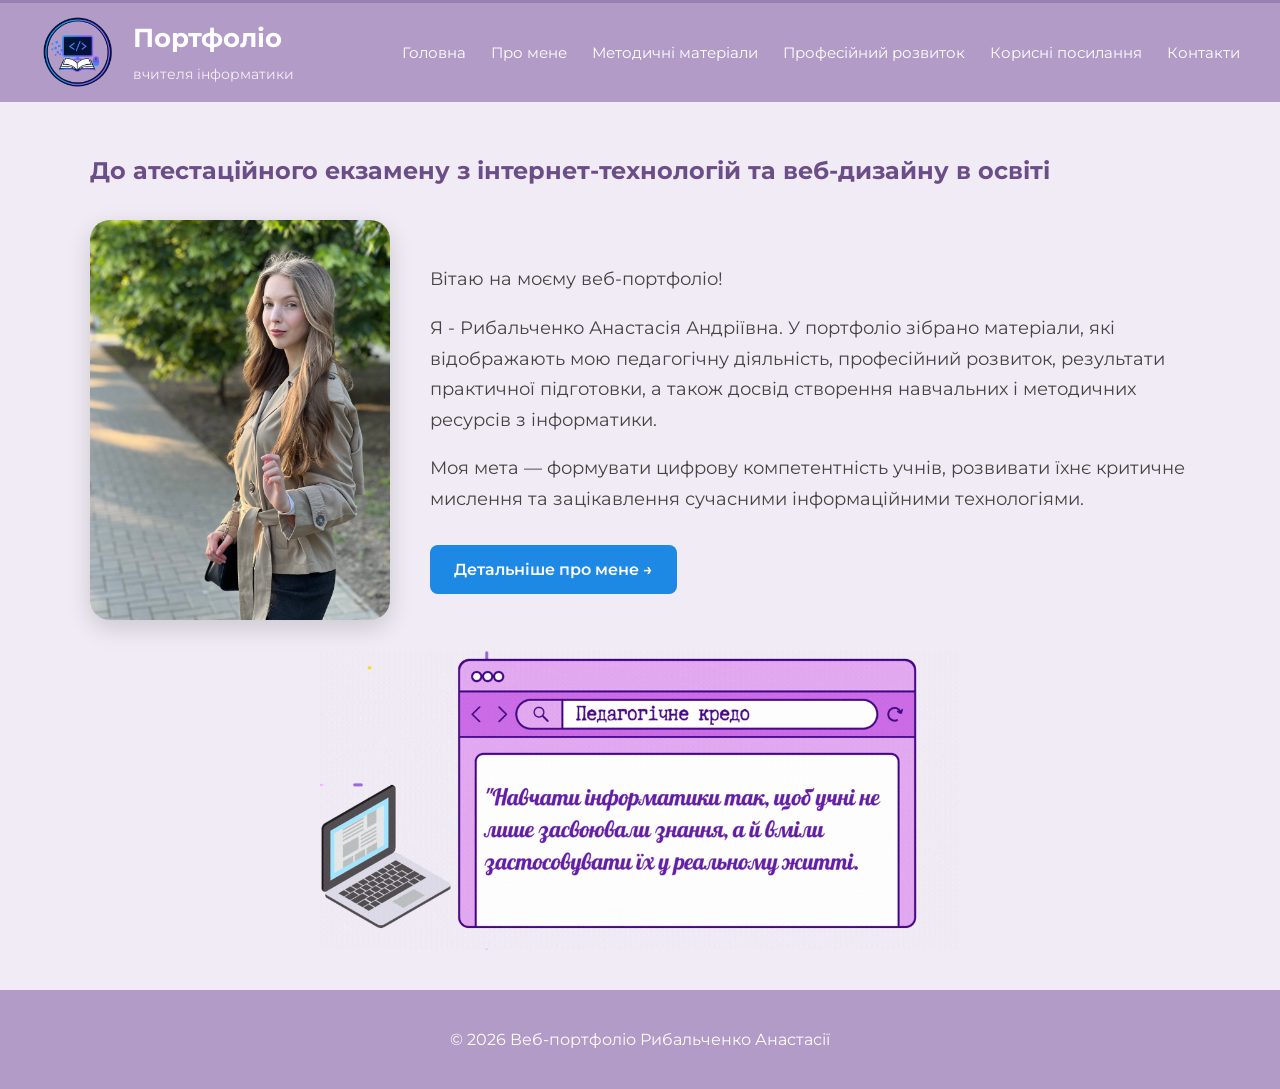
<file: index.html>
<!DOCTYPE html>
<html lang="uk">
<head>
    <meta charset="UTF-8">
    <meta name="viewport" content="width=device-width, initial-scale=1.0">
    <title>Веб-портфоліо майбутнього вчителя інформатики</title>

    <link href="https://fonts.googleapis.com/css2?family=Montserrat&family=Pliant&display=swap" rel="stylesheet">
    <link rel="stylesheet" href="style.css">
</head>

<body>

<header>
    <div class="header-container">

        <div class="logo-block">
            <img src="logo.png" alt="Логотип" class="logo">

            <div class="site-info">
                <h1>Портфоліо</h1>
                <p>вчителя інформатики</p>
            </div>
        </div>

        <nav>
            <ul>
                <li><a href="index.html">Головна</a></li>
                <li><a href="about.html">Про мене</a></li>
                <li><a href="materials.html">Методичні матеріали</a></li>
                <li class="dropdown">
                    <a href="skills.html">Професійний розвиток</a>
                    <ul class="dropdown-menu">
                        <li><a href="skills.html#practice">Педагогічна практика</a></li>
                        <li><a href="skills.html#selfstudy">Сертифікати і самоосвіта</a></li>
                    </ul>
                </li>
                <li><a href="links.html">Корисні посилання</a></li>
                <li><a href="contacts.html">Контакти</a></li>
            </ul>
        </nav>

    </div>
</header>


<section>
    <h2>До атестаційного екзамену з інтернет-технологій та веб-дизайну в освіті  </h2>

    <div class="profile-container">

        <img src="1.jpg" alt="Фото Анастасії" class="profile-photo">

        <div class="profile-text">
            <p>Вітаю на моєму веб-портфоліо! </p>  
            <p>Я - Рибальченко Анастасія Андріївна. У портфоліо зібрано матеріали, які відображають мою 
            педагогічну діяльність, професійний розвиток, результати практичної підготовки, а також досвід 
            створення навчальних і методичних ресурсів з інформатики.
            </p>
            <p>
                Моя мета — формувати цифрову компетентність учнів,
                розвивати їхнє критичне мислення та зацікавлення
                сучасними інформаційними технологіями.
            </p>
            <a href="about.html" class="btn-about">Детальніше про мене →</a>
        </div>

    </div>
</section>
<div class="banner">
    <img src="1.gif" alt="Банер">
</div>

<footer>
    <p>© 2026 Веб-портфоліо Рибальченко Анастасії</p>
</footer>

<script src="script.js"></script>

</body>
</html>
</file>
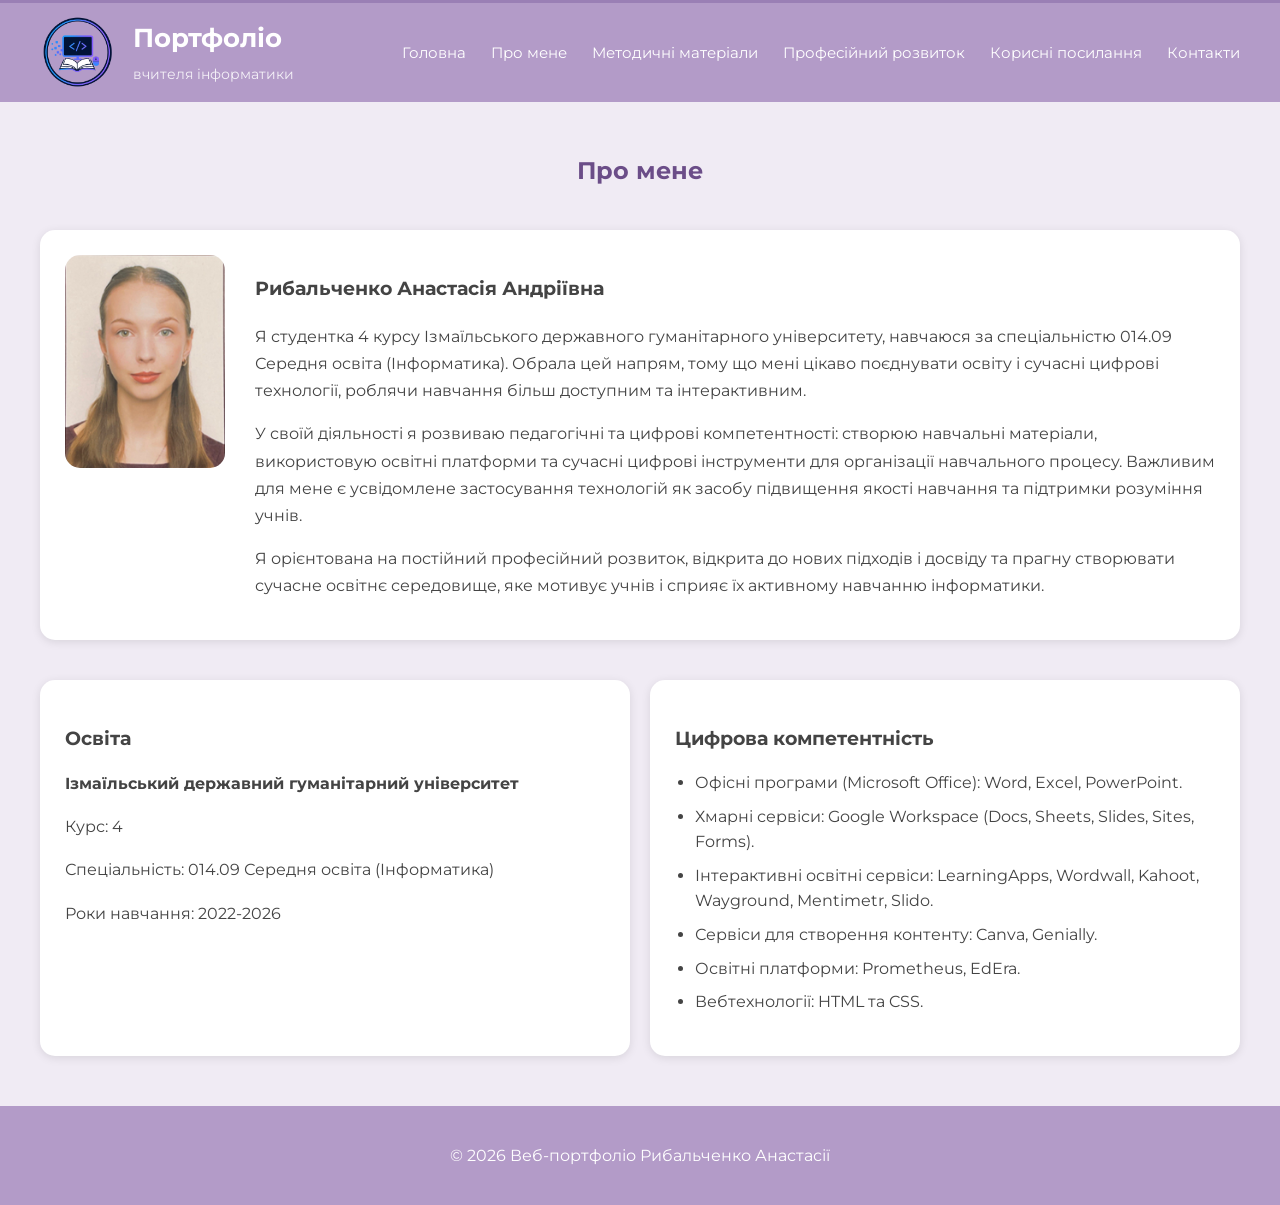
<file: about.html>
<!DOCTYPE html>
<html lang="uk">
<head>
    <meta charset="UTF-8">
    <meta name="viewport" content="width=device-width, initial-scale=1.0">
    <title>Веб-портфоліо майбутнього вчителя інформатики</title>

    <link href="https://fonts.googleapis.com/css2?family=Montserrat&family=Pliant&display=swap" rel="stylesheet">
    <link rel="stylesheet" href="style.css">
</head>

<body>

<header>
    <div class="header-container">

        <div class="logo-block">
            <img src="logo.png" alt="Логотип" class="logo">

            <div class="site-info">
                <h1>Портфоліо</h1>
                <p>вчителя інформатики</p>
            </div>
        </div>

        <nav>
            <ul>
                <li><a href="index.html">Головна</a></li>
                <li><a href="about.html">Про мене</a></li>
                <li><a href="materials.html">Методичні матеріали</a></li>
                <li class="dropdown">
                    <a href="skills.html">Професійний розвиток</a>
                    <ul class="dropdown-menu">
                        <li><a href="skills.html#practice">Педагогічна практика</a></li>
                        <li><a href="skills.html#selfstudy">Сертифікати і самоосвіта</a></li>
                    </ul>
                </li>
                <li><a href="links.html">Корисні посилання</a></li>
                <li><a href="contacts.html">Контакти</a></li>
            </ul>
        </nav>

    </div>
</header>

<section class="about">
    <h2>Про мене</h2>
    <div class="about-container">
        <div class="about-photo">
            <img src="1.png" alt="Фото">
        </div>

        <div class="about-text">
            <h3>Рибальченко Анастасія Андріївна</h3>
            <p>
                Я студентка 4 курсу Ізмаїльського державного гуманітарного університету,
                навчаюся за спеціальністю 014.09 Середня освіта (Інформатика).
                Обрала цей напрям, тому що мені цікаво поєднувати освіту і сучасні цифрові технології, 
                роблячи навчання більш доступним та інтерактивним.
            </p>
            <p>У своїй діяльності я розвиваю педагогічні та цифрові компетентності: створюю навчальні матеріали, 
               використовую освітні платформи та сучасні цифрові інструменти для організації навчального процесу. 
               Важливим для мене є усвідомлене застосування технологій як засобу підвищення якості навчання та підтримки 
               розуміння учнів.</p>
            <p>Я орієнтована на постійний професійний розвиток, відкритa до нових підходів і досвіду та прагну 
               створювати сучасне освітнє середовище, яке мотивує учнів і сприяє їх активному навчанню інформатики.</p>
        </div>

    </div>

    <div class="info-blocks">

        <div class="card">
            <h3>Освіта</h3>
            <p><strong>Ізмаїльський державний гуманітарний університет</strong></p>
            <p>Курс: 4</p>
            <p>Спеціальність: 014.09 Середня освіта (Інформатика)</p>
            <p>Роки навчання: 2022-2026</p>
        </div>



        <div class="card">
            <h3>Цифрова компетентність</h3>
            <ul>
                <li>Офісні програми (Microsoft Office): Word, Excel, PowerPoint.</li>
                <li>Хмарні сервіси: Google Workspace (Docs, Sheets, Slides, Sites, Forms).</li>
                <li>Інтерактивні освітні сервіси: LearningApps, Wordwall, Kahoot, Wayground, Mentimetr, Slido.</li>
                <li>Сервіси для створення контенту: Canva, Genially.</li>
                <li>Освітні платформи: Prometheus, EdEra.</li>
                <li>Вебтехнології: HTML та CSS.</li>
                
            </ul>
        </div>

    </div>

</section>


<footer>
    <p>© 2026 Веб-портфоліо Рибальченко Анастасії</p>
</footer>

<script src="script.js"></script>

</body>
</html>
</file>
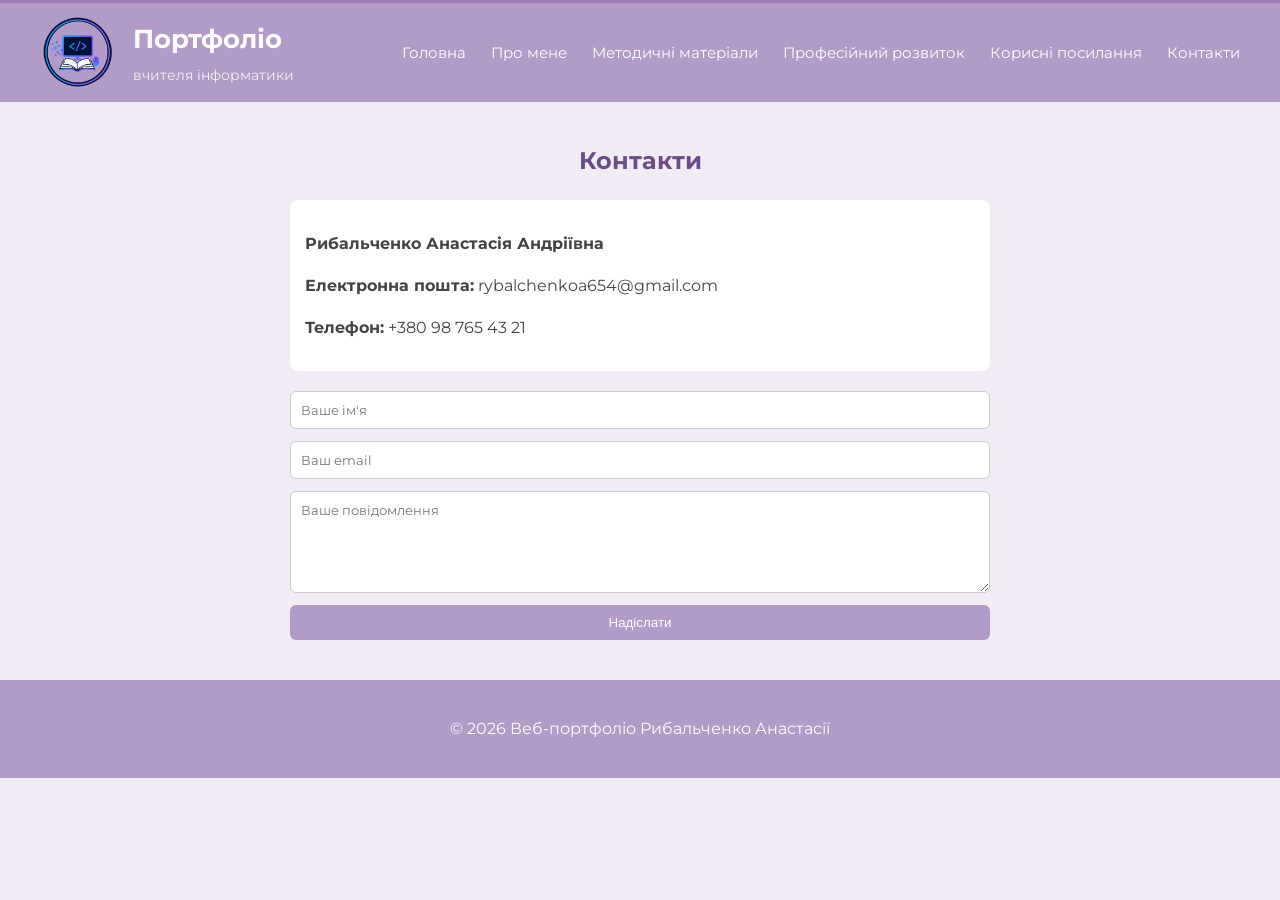
<file: contacts.html>
<!DOCTYPE html>
<html lang="uk">
<head>
    <meta charset="UTF-8">
    <meta name="viewport" content="width=device-width, initial-scale=1.0">
    <title>Професійний розвиток</title>

    <link href="https://fonts.googleapis.com/css2?family=Montserrat&family=Pliant&display=swap" rel="stylesheet">
   
    <link rel="stylesheet" href="contacts.css">
</head>

<body>

<header>
    <div class="header-container">
        <div class="logo-block">
            <img src="logo.png" alt="Логотип" class="logo">
            <div class="site-info">
                <h1>Портфоліо</h1>
                <p>вчителя інформатики</p>
            </div>
        </div>
        
        <nav>
            <ul>
                <li><a href="index.html">Головна</a></li>
                <li><a href="about.html">Про мене</a></li>
                <li><a href="materials.html">Методичні матеріали</a></li>
                <li class="dropdown">
                    <a href="skills.html">Професійний розвиток</a>
                    <ul class="dropdown-menu">
                        <li><a href="skills.html#practice">Педагогічна практика</a></li>
                        <li><a href="skills.html#selfstudy">Сертифікати і самоосвіта</a></li>
                    </ul>
                </li>
                <li><a href="links.html">Корисні посилання</a></li>
                <li><a href="contacts.html">Контакти</a></li>
            </ul>
        </nav>
    </div>
</header>

<main class="contacts">

    <h2>Контакти</h2>

    <div class="contact-box">

        <p><b>Рибальченко Анастасія Андріївна</b></p>
        <p><b>Електронна пошта:</b> rybalchenkoa654@gmail.com</p>
        <p><b>Телефон:</b> +380 98 765 43 21</p>

    </div>
    
    <form id="contactForm" class="contact-form">
        <input type="text" name="name" placeholder="Ваше ім'я" required>
        <input type="email" name="email" placeholder="Ваш email" required>
        <textarea name="message" placeholder="Ваше повідомлення" rows="5" required></textarea>
        <button type="submit">Надіслати</button>
    </form>
</main>

   

<footer>
    <p>© 2026 Веб-портфоліо Рибальченко Анастасії</p>
</footer>
<script src="script.js"></script>
</body>
</html>
</file>
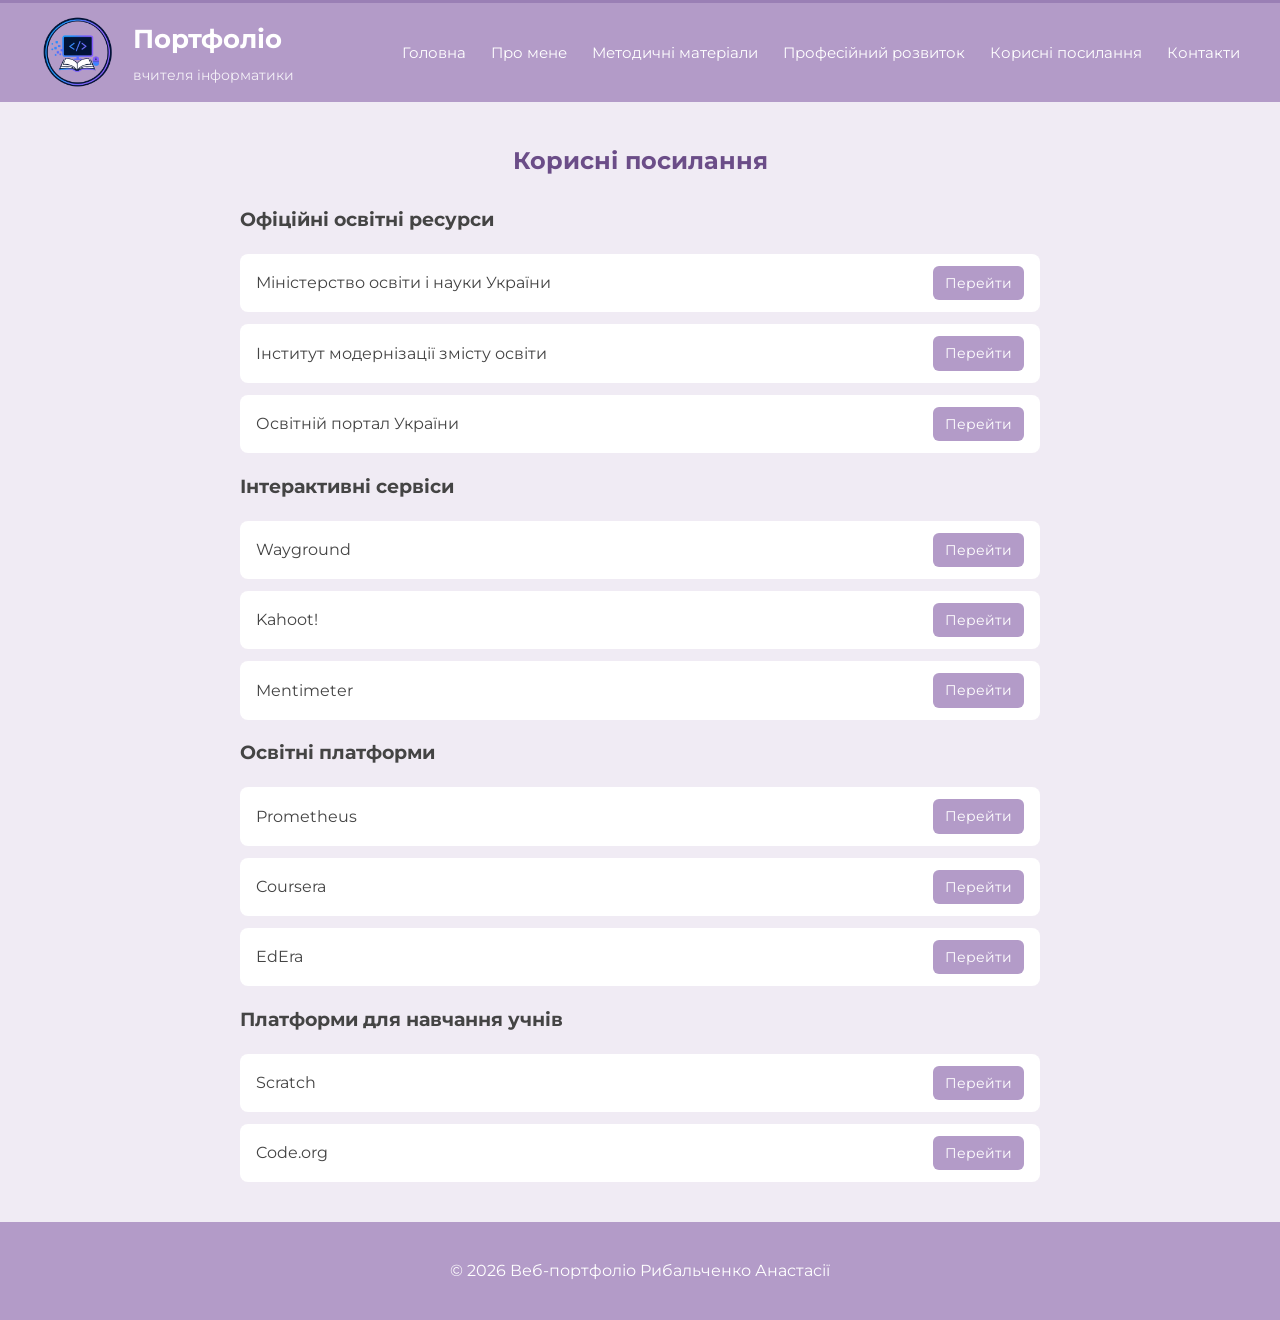
<file: links.html>
<!DOCTYPE html>
<html lang="uk">
<head>
    <meta charset="UTF-8">
    <meta name="viewport" content="width=device-width, initial-scale=1.0">
    <title>Професійний розвиток</title>

    <link href="https://fonts.googleapis.com/css2?family=Montserrat&family=Pliant&display=swap" rel="stylesheet">
   
    <link rel="stylesheet" href="links.css">
</head>

<body>

<header>
    <div class="header-container">
        <div class="logo-block">
            <img src="logo.png" alt="Логотип" class="logo">
            <div class="site-info">
                <h1>Портфоліо</h1>
                <p>вчителя інформатики</p>
            </div>
        </div>
        
        <nav>
            <ul>
                <li><a href="index.html">Головна</a></li>
                <li><a href="about.html">Про мене</a></li>
                <li><a href="materials.html">Методичні матеріали</a></li>
                <li class="dropdown">
                    <a href="skills.html">Професійний розвиток</a>
                    <ul class="dropdown-menu">
                        <li><a href="skills.html#practice">Педагогічна практика</a></li>
                        <li><a href="skills.html#selfstudy">Сертифікати і самоосвіта</a></li>
                    </ul>
                </li>
                <li><a href="links.html">Корисні посилання</a></li>
                <li><a href="contacts.html">Контакти</a></li>
            </ul>
        </nav>
    </div>
</header>

<main class="links">
    <h2>Корисні посилання</h2>

    <ul class="links-list">

        <h3>Офіційні освітні ресурси</h3>
        <li>
            <div class="button">
                Міністерство освіти і науки України
                <a href="https://mon.gov.ua/" target="_blank">Перейти</a>
            </div>
        </li>

        <li>
            <div class="button">
                Інститут модернізації змісту освіти
                <a href="https://imzo.gov.ua/" target="_blank">Перейти</a>
            </div>
        </li>

        <li>
            <div class="button">
                Освітній портал України
                <a href="https://osvita.ua/" target="_blank">Перейти</a>
            </div>
        </li>

        <h3>Інтерактивні сервіси</h3>
        <li>
            <div class="button">
                Wayground
                <a href="https://wayground.com/?lng=ru" target="_blank">Перейти</a>
            </div>
        </li>

        <li>
            <div class="button">
                Kahoot!
                <a href="https://kahoot.com/" target="_blank">Перейти</a>
            </div>
        </li>

        <li>
            <div class="button">
                Mentimeter
                <a href="https://www.mentimeter.com/" target="_blank">Перейти</a>
            </div>
        </li>

        <h3>Освітні платформи</h3>
        <li>
            <div class="button">
                Prometheus
                <a href="https://prometheus.org.ua/" target="_blank">Перейти</a>
            </div>
        </li>

        <li>
            <div class="button">
                Coursera
                <a href="https://www.coursera.org/" targets="_blank">Перейти</a>
            </div>
        </li>

        <li>
            <div class="button">
                EdEra
                <a href="https://www.ed-era.com/" target="_blank">Перейти</a>
            </div>
        </li>

        <h3>Платформи для навчання учнів</h3>
        <li>
            <div class="button">
                Scratch
                <a href="https://scratch.mit.edu/" target="_blank">Перейти</a>
            </div>
        </li>

        <li>
            <div class="button">
                Code.org
                <a href="https://code.org/" targets="_blank">Перейти</a>
            </div>
        </li>
        
</main>

<footer>
    <p>© 2026 Веб-портфоліо Рибальченко Анастасії</p>
</footer>

</body>
</html>
</file>
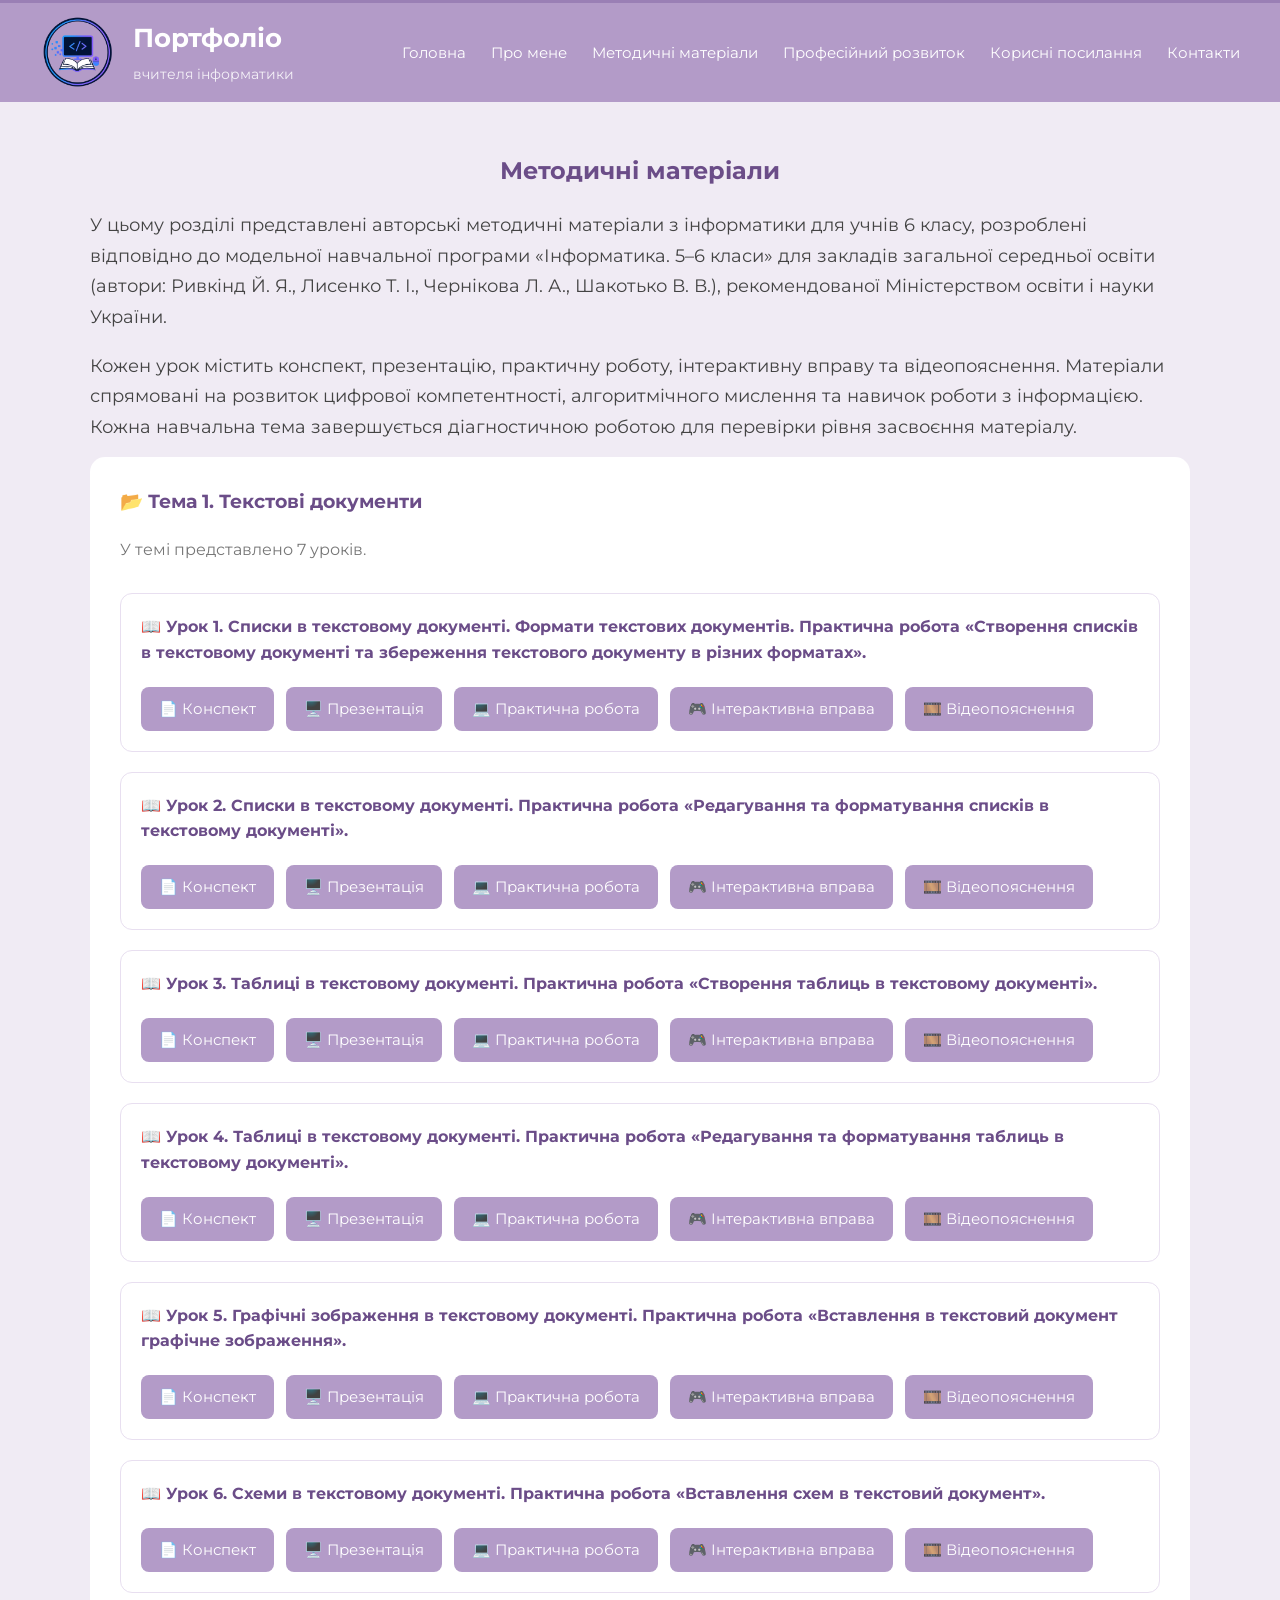
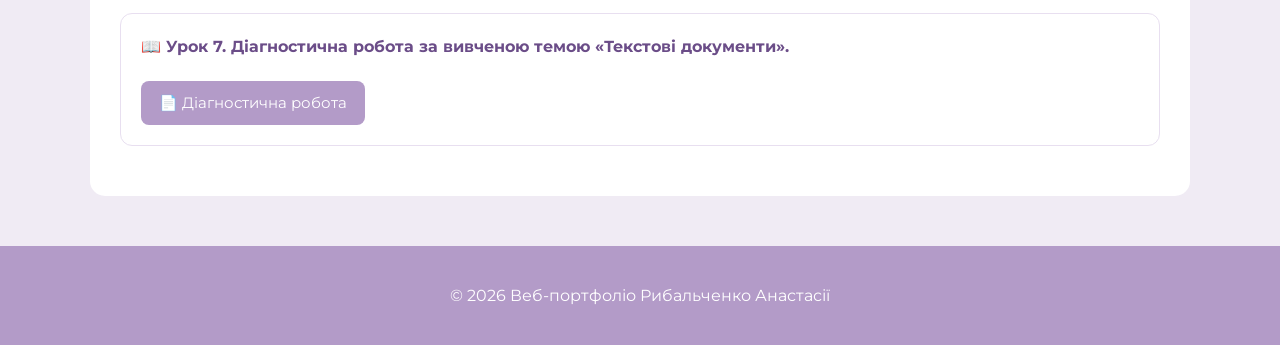
<file: materials.html>
<!DOCTYPE html>
<html lang="uk">
<head>
    <meta charset="UTF-8">
    <meta name="viewport" content="width=device-width, initial-scale=1.0">
    <title>Методичні матеріали</title>

    <link href="https://fonts.googleapis.com/css2?family=Montserrat&family=Pliant&display=swap" rel="stylesheet">
    <link rel="stylesheet" href="materials.css">
</head>

<body>

<header>
    <div class="header-container">

        <div class="logo-block">
            <img src="logo.png" alt="Логотип" class="logo">

            <div class="site-info">
                <h1>Портфоліо</h1>
                <p>вчителя інформатики</p>
            </div>
        </div>

        <nav>
            <ul>
                <li><a href="index.html">Головна</a></li>
                <li><a href="about.html">Про мене</a></li>
                <li><a href="materials.html">Методичні матеріали</a></li>
                <li class="dropdown">
                    <a href="skills.html">Професійний розвиток</a>
                    <ul class="dropdown-menu">
                        <li><a href="skills.html#practice">Педагогічна практика</a></li>
                        <li><a href="skills.html#selfstudy">Сертифікати і самоосвіта</a></li>
                    </ul>
                </li>
                <li><a href="links.html">Корисні посилання</a></li>
                <li><a href="contacts.html">Контакти</a></li>
            </ul>
        </nav>
    </div>
</header>

<main>
    <section class="materials">
        <h2>Методичні матеріали</h2>
        <p class="text">
            У цьому розділі представлені авторські методичні матеріали з інформатики для учнів 6 класу, 
            розроблені відповідно до модельної навчальної програми «Інформатика. 5–6 класи» для закладів 
            загальної середньої освіти (автори: Ривкінд Й. Я., Лисенко Т. І., Чернікова Л. А., Шакотько В. В.), 
            рекомендованої Міністерством освіти і науки України.</p>
        <p class="text">
            Кожен урок містить конспект, презентацію, практичну роботу, інтерактивну вправу та відеопояснення. 
            Матеріали спрямовані на розвиток цифрової компетентності, алгоритмічного мислення та навичок роботи 
            з інформацією. Кожна навчальна тема завершується діагностичною роботою для перевірки рівня засвоєння матеріалу.
        </p>
        <div class="theme">
            <h3>📂 Тема 1. Текстові документи</h3>
            <p class="theme-info"> У темі представлено 7 уроків.</p>
            
            <div class="lesson">
                <h4>📖 Урок 1. Списки в текстовому документі. Формати текстових документів. 
                    Практична робота «Створення списків в текстовому документі та збереження текстового документу в різних форматах».</h4>
                <div class="buttons">
                    <a href="1.pdf">📄 Конспект</a>
                    <a href="https://docs.google.com/presentation/d/1hQmMNR9cRLAAY_6ttopXqi6zBHK-cZZ6/edit?usp=sharing&ouid=112155287674235961302&rtpof=true&sd=true">🖥️ Презентація</a>
                    <a href="practise 1.pdf">💻 Практична робота</a>
                    <a href="https://learningapps.org/watch?v=p0gq437ya26" class="open-iframe">🎮 Інтерактивна вправа</a>
                    <a href="https://youtu.be/14BhlsKJiO8?si=-YZa6ztlqHh4ok3o">🎞️ Відеопояснення</a>
                <div class="frameBox"></div>
                </div>
            </div>

            <div class="lesson">
                <h4>📖 Урок 2. Списки в текстовому документі. Практична робота «Редагування 
                     та форматування списків в текстовому документі».</h4>
                <div class="buttons">
                    <a href="2.pdf">📄 Конспект</a>
                    <a href="https://docs.google.com/presentation/d/1nXyV7X7aybddrMrNdrJWC0uVLpUiPQQA/edit?usp=sharing&ouid=112155287674235961302&rtpof=true&sd=true">🖥️ Презентація</a>
                    <a href="practise 2.pdf">💻 Практична робота</a>
                    <a href="https://wordwall.net/ru/embed/5226552376054970b3fb82958f6517d5?themeId=21&amp;templateId=3&amp;fontStackId=0" class="open-iframe">🎮 Інтерактивна вправа</a>
                    <a href="https://youtu.be/14BhlsKJiO8?si=-YZa6ztlqHh4ok3o">🎞️ Відеопояснення</a>
                    <div class="frameBox"></div>
                </div>
            </div>
            
            <div class="lesson">
                <h4>📖 Урок 3. Таблиці в текстовому документі. Практична робота «Створення таблиць в текстовому документі».</h4>
                <div class="buttons">
                    <a href="3.pdf">📄 Конспект</a>
                    <a href="https://docs.google.com/presentation/d/1BtqHBT-LI9kPQ4yQ2PWLM2P4qBOpRJXL/edit?usp=sharing&ouid=112155287674235961302&rtpof=true&sd=true">🖥️ Презентація</a>
                    <a href="practise 3.pdf">💻 Практична робота</a>
                    <a href="https://wayground.com/join?gc=05698633" class="open-iframe">🎮 Інтерактивна вправа</a>
                    <a href="https://youtu.be/i5nPjoWk5kI?si=1A2QGHdaQeUbNmSD&t=559">🎞️ Відеопояснення</a>
                    <div class="frameBox"></div>
                </div>
            </div>
            
            <div class="lesson">
                <h4>📖 Урок 4. Таблиці в текстовому документі. Практична робота «Редагування та форматування таблиць в текстовому документі».</h4>
                <div class="buttons">
                    <a href="4.pdf">📄 Конспект</a>
                    <a href="https://docs.google.com/presentation/d/1a8d-ypLQcdOLP8-pERy9DKRMyVYFs6MS/edit?usp=sharing&ouid=112155287674235961302&rtpof=true&sd=true">🖥️ Презентація</a>
                    <a href="practise 4.pdf">💻 Практична робота</a>
                    <a href="https://moodle.idgu.edu.ua/mod/hvp/view.php?id=71513" class="open-iframe">🎮 Інтерактивна вправа</a>
                    <a href="https://youtu.be/i5nPjoWk5kI?si=1A2QGHdaQeUbNmSD&t=559">🎞️ Відеопояснення</a>
                    <div class="frameBox"></div>
                </div>
            </div>

            <div class="lesson">
                <h4>📖 Урок 5. Графічні зображення в текстовому документі. Практична робота «Вставлення в текстовий документ графічне зображення».</h4>
                <div class="buttons">
                    <a href="5.pdf">📄 Конспект</a>
                    <a href="https://docs.google.com/presentation/d/1lB8smdUSrmuclmTzQZ4i-PLyWc4RcMrH/edit?usp=sharing&ouid=112155287674235961302&rtpof=true&sd=true">🖥️ Презентація</a>
                    <a href="practise 5.pdf">💻 Практична робота</a>
                    <a href="https://moodle.idgu.edu.ua/mod/hvp/view.php?id=71492" class="open-iframe">🎮 Інтерактивна вправа</a>
                    <a href="https://youtu.be/7i_g-DuWLnE?si=Krm3o72ecFjOVlUd">🎞️ Відеопояснення</a>
                    <div class="frameBox"></div>
                </div>
            </div>

            <div class="lesson">
                <h4>📖 Урок 6. Схеми в текстовому документі. Практична робота «Вставлення схем в текстовий документ».</h4>
                <div class="buttons">
                    <a href="6.pdf">📄 Конспект</a>
                    <a href="https://docs.google.com/presentation/d/1haT8hSlqXsriZHdLezalGXaNMdQbWZ0t/edit?usp=drive_link&ouid=112155287674235961302&rtpof=true&sd=true">🖥️ Презентація</a>
                    <a href="practise 6.pdf">💻 Практична робота</a>
                    <a href="https://www.educaplay.com/game/29520936-learning_resource.html" class="open-iframe">🎮 Інтерактивна вправа</a>
                    <a href="https://youtu.be/7i_g-DuWLnE?si=OXqLdPoNm--Caigy&t=641">🎞️ Відеопояснення</a>
                    <div class="frameBox"></div>
                </div>
            </div>
            
            <div class="lesson">
                <h4>📖 Урок 7. Діагностична робота за вивченою темою «Текстові документи».</h4>
                <div class="buttons">
                    <a href="https://forms.gle/wPYuqobkGR5E9jDZ7">📄 Діагностична робота</a>
                </div>
            </div>
        </div>
    </section>
</main>

<footer>
    <p>© 2026 Веб-портфоліо Рибальченко Анастасії</p>
</footer>

<script src="script.js"></script>
</body>
</html>
</file>
<file: style.css>
body{
    margin:0;
    font-family:'Montserrat', sans-serif;
    background:#F0EBF4;
    line-height:1.6;
    color:#444;
}

header{
    background:#B39BC8;
    border-top:3px solid #9A7FB5;
    padding:12px 40px;
}

.header-container{
    max-width:1400px;
    margin:auto;
    display:flex;
    justify-content:space-between;
    align-items:center;
}

.logo-block{
    display:flex;
    align-items:center;
    gap:18px;
}

.logo{height:75px;}

.site-info h1{
    margin:0;
    color:#fff;
    font-size:26px;
}

.site-info p{
    margin:4px 0 0;
    color:rgba(255,255,255,.85);
    font-size:14px;
}

nav ul {
    display: flex;
    align-items: center;
    gap: 25px;
    list-style: none;
    margin: 0;
    padding: 0;
}

nav a{
    color:#fff;
    text-decoration:none;
    font-size:15px;
}

nav a:hover{
    color:#fff;
    transition:.3s;
    background:#8F74AC;
    border-radius:8px;
    padding:10px 5px;
}

/* CONTENT */
section{
    padding:30px 20px;
    max-width:1100px;
    margin:auto;
}

.banner{
    display: flex;
    justify-content: center;
}
.banner img{
    width: 50%;
    max-height: 300px;
    object-fit: cover;
    height:auto;
    display:block;
    
}

h2{color:#6B4D88;}

p{line-height:1.7;}


.profile-container{
    display:flex;
    align-items:center;
    gap:40px;
    margin-top:30px;
}

.profile-photo{
    width:300px;
    height:400px;
    object-fit:cover;
    border-radius:20px;
    box-shadow:0 8px 25px rgba(0,0,0,.15);
}

.profile-text{flex:1;}

.profile-text p{
    font-size:18px;
    margin-bottom:15px;
}

.btn-about{
    display:inline-block;
    margin-top:15px;
    padding:12px 24px;
    background:#1e88e5;
    color:#fff;
    text-decoration:none;
    border-radius:8px;
    font-weight:600;
    transition:.3s;
}

.btn-about:hover{
    background:#1565c0;
    transform:translateY(-2px);
}


.about{
    max-width:1200px;
    margin:50px auto;
    padding:0 20px;
}

.about h2{
    text-align:center;
    margin-bottom:40px;
}

.about-container{
    display:flex;
    gap:30px;
    margin-bottom:40px;
    background:#fff;
    padding:25px;
    border-radius:15px;
    box-shadow:0 2px 10px rgba(0,0,0,.1);
}

.about-photo img{
    width:160px;
    border-radius:15px;
    max-width:160px;
}

.about-text{flex:1;}

.info-blocks{
    display:grid;
    grid-template-columns:repeat(auto-fit,minmax(300px,1fr));
    gap:20px;
}

.card{
    background:#fff;
    padding:25px;
    border-radius:15px;
    box-shadow:0 2px 10px rgba(0,0,0,.1);
}

.card h3{margin-bottom:15px;}

.card ul{padding-left:20px;}

.card li{margin-bottom:8px;}


footer{
    background:#B39BC8;
    text-align:center;
    padding:20px;
    margin-top:40px;
    color:#fff;
}


@media(max-width:1000px){
    .header-container,
    .logo-block,
    .profile-container{
        flex-direction:column;
        text-align:center;
    }

    nav ul{
        flex-wrap:wrap;
        justify-content:center;
        gap:20px;
    }

    .site-info h1{font-size:24px;}

    .profile-photo{
        width:220px;
        height:300px;
    }

}
.dropdown{
    position:relative;
}

.dropdown-menu{
    position:absolute;
    top:100%;
    left:0;
    min-width:240px;
    background:#B39BC8;
    list-style:none;
    padding:10px 0;
    margin:0;
    border-radius:10px;
    display:none;
    z-index:1000;
}

.dropdown-menu li{
    width:100%;
}

.dropdown-menu a{
    display:block;
    padding:10px 15px;
    color:white;
    text-decoration:none;
}

.dropdown-menu a:hover{
    background:#8F74AC;
}

.dropdown:hover .dropdown-menu{
    display:block;
}
</file>
<file: contacts.css>
body {
    margin: 0;
    font-family: 'Montserrat', sans-serif;
    background: #F0EBF4;       
    line-height: 1.6;
    color: #444; 
     
}

header {
    background: #B39BC8;       
    border-top: 3px solid #9A7FB5;
    padding: 12px 40px;
}

.header-container {
    max-width: 1400px;
    margin: auto;
    display: flex;
    justify-content: space-between;
    align-items: center;
}

.logo-block {
    display: flex;
    align-items: center;
    gap: 18px;
}

.logo { height: 75px; }

.site-info h1 {
    margin: 0;
    color: #fff;
    font-size: 26px;
}

.site-info p {
    margin: 4px 0 0;
    color: rgba(255,255,255,.85);
    font-size: 14px;
}


nav ul {
    display: flex;
    align-items: center;
    gap: 25px;
    list-style: none;
    margin: 0;
    padding: 0;
}

nav a{
    color:#fff;
    text-decoration:none;
    font-size:15px;
}

nav a:hover{
    color:#fff;
    transition:.3s;
    background:#8F74AC;
    border-radius:8px;
    padding:10px 5px;
}

.contacts{
    max-width:700px;
    margin:40px auto;
    padding:0 20px;
}

.contacts h2{
    text-align:center;
    margin-bottom:20px;
    color:#6B4D88;
}


.contact-box{
    background:#fff;
    padding:15px;
    border-radius:8px;
    margin-bottom:20px;
}


.contact-form{
    display:flex;
    flex-direction:column;
    gap:12px;
}

.contact-form input,
.contact-form textarea{
    padding:10px;
    border:1px solid #ccc;
    border-radius:6px;
    font-family:inherit;
}

.contact-form button{
    background:#B39BC8;
    color:#fff;
    border:none;
    padding:10px;
    border-radius:6px;
    cursor:pointer;
    transition:0.3s;
}

.contact-form button:hover{
    background:#8F74AC;
}


footer{
    background:#B39BC8;
    text-align:center;
    padding:20px;
    margin-top:40px;
    color:#fff;
    
}


@media(max-width:1000px){
    .header-container{
        flex-direction:column;
        text-align:center;
        gap:10px;
    }

    nav ul{
        flex-wrap:wrap;
        justify-content:center;
        gap:15px;
    }
}
.dropdown{
    position:relative;
}

.dropdown-menu{
    position:absolute;
    top:100%;
    left:0;
    min-width:240px;
    background:#B39BC8;
    list-style:none;
    padding:10px 0;
    margin:0;
    border-radius:10px;
    display:none;
    z-index:1000;
}

.dropdown-menu li{
    width:100%;
}

.dropdown-menu a{
    display:block;
    padding:10px 15px;
    color:white;
    text-decoration:none;
}

.dropdown-menu a:hover{
    background:#8F74AC;
}

.dropdown:hover .dropdown-menu{
    display:block;
}
</file>
<file: links.css>
body {
    margin: 0;
    font-family: 'Montserrat', sans-serif;
    background: #F0EBF4;       
    line-height: 1.6;
    color: #444;              
}

header {
    background: #B39BC8;       
    border-top: 3px solid #9A7FB5;
    padding: 12px 40px;
}

.header-container {
    max-width: 1400px;
    margin: auto;
    display: flex;
    justify-content: space-between;
    align-items: center;
}

.logo-block {
    display: flex;
    align-items: center;
    gap: 18px;
}

.logo { height: 75px; }

.site-info h1 {
    margin: 0;
    color: #fff;
    font-size: 26px;
}

.site-info p {
    margin: 4px 0 0;
    color: rgba(255,255,255,.85);
    font-size: 14px;
}


nav ul {
    display: flex;
    align-items: center;
    gap: 25px;
    list-style: none;
    margin: 0;
    padding: 0;
}

nav a{
    color:#fff;
    text-decoration:none;
    font-size:15px;
}

nav a:hover{
    color:#fff;
    transition:.3s;
    background:#8F74AC;
    border-radius:8px;
    padding:10px 5px;
}

/* LINKS PAGE */
.links{
    max-width:800px;
    margin:40px auto;
    padding:0 20px;
}

.links h2{
    text-align:center;
    margin-bottom:25px;
    color:#6B4D88;
}

.links-list{
    list-style:none;
    padding:0;
    margin:0;
}

.button{
    display:flex;
    justify-content:space-between;
    align-items:center;
    background:#fff;
    padding:12px 16px;
    margin-bottom:12px;
    border-radius:8px;
}


.button a{
    background:#B39BC8;
    color:#fff;
    padding:6px 12px;
    border-radius:6px;
    text-decoration: none;
    font-size:14px;
    transition:0.3s;
}

.button a:hover{
    background:#8F74AC;
}


footer{
    background:#B39BC8;
    text-align:center;
    padding:20px;
    margin-top:40px;
    color:#fff;
}


@media(max-width:1000px){
    .header-container{
        flex-direction:column;
        text-align:center;
        gap:10px;
    }

    nav ul{
        flex-wrap:wrap;
        justify-content:center;
        gap:15px;
    }

    .button{
        flex-direction:column;
        text-align:center;
        gap:10px;
    }
}
.dropdown{
    position:relative;
}

.dropdown-menu{
    position:absolute;
    top:100%;
    left:0;
    min-width:240px;
    background:#B39BC8;
    list-style:none;
    padding:10px 0;
    margin:0;
    border-radius:10px;
    display:none;
    z-index:1000;
}

.dropdown-menu li{
    width:100%;
}

.dropdown-menu a{
    display:block;
    padding:10px 15px;
    color:white;
    text-decoration:none;
}

.dropdown-menu a:hover{
    background:#8F74AC;
}

.dropdown:hover .dropdown-menu{
    display:block;
}
</file>
<file: materials.css>
body {
    margin: 0;
    font-family: 'Montserrat', sans-serif;
    background: #F0EBF4;       
    line-height: 1.6;
    color: #444;               
}


header {
    background: #B39BC8;       
    border-top: 3px solid #9A7FB5;
    padding: 12px 40px;
}

.header-container {
    max-width: 1400px;
    margin: auto;
    display: flex;
    justify-content: space-between;
    align-items: center;
}

.logo-block {
    display: flex;
    align-items: center;
    gap: 18px;
}

.logo { height: 75px; }

.site-info h1 {
    margin: 0;
    color: #fff;
    font-size: 26px;
}

.site-info p {
    margin: 4px 0 0;
    color: rgba(255,255,255,.85);
    font-size: 14px;
}

/* NAVIGATION */
nav ul {
    display: flex;
    align-items: center;
    gap: 25px;
    list-style: none;
    margin: 0;
    padding: 0;
}

nav a{
    color:#fff;
    text-decoration:none;
    font-size:15px;
}

nav a:hover{
    color:#fff;
    transition:.3s;
    background:#8F74AC;
    border-radius:8px;
    padding:10px 5px;
}


section {
     
    border-radius: 0;        
    padding: 20px 0;         
    max-width: 1100px;
    margin: auto;
    color: #444;             
}

h2 {
    color: #6B4D88;          
    margin-top: 30px;
    text-align: center;
}

p {
    line-height: 1.7;       
}


footer {
    background: #B39BC8;
    text-align: center;
    padding: 20px;
    margin-top: 40px;
    color: #fff;
}


@media(max-width:1000px) {
    .header-container,
    .logo-block {
        flex-direction: column;
        text-align: center;
    }

    nav ul {
        flex-wrap: wrap;
        justify-content: center;
        gap: 20px;
    }

    .site-info h1 { font-size: 24px; }
}

.materials{
    max-width:1100px;
    margin:50px auto;
    padding:0 20px;
}

.text{
    font-size:18px;
    margin-bottom:15px;
}

.theme{
    background:#fff;
    border-radius:15px;
    padding:30px;
    
}

.theme h3{
    color:#6B4D88;
    margin-top:0;
}

.theme-info{
    color:#777;
    margin-bottom:30px;
}

.lesson{
    border:1px solid #E8DFF0;
    border-radius:12px;
    padding:20px;
    margin-bottom:20px;
}
.lesson h4{
    margin-top:0;
    color:#6B4D88;
}

.buttons{
    display:flex;
    flex-wrap:wrap;
    gap:12px;
    margin-top:18px;
}

.buttons a{
    text-decoration:none;
    background:#B39BC8;
    color:#fff;
    padding:10px 18px;
    border-radius:8px;
    transition:.3s;
    font-size:15px;
}

.buttons a:hover{
    background:#8F74AC;
}

.dropdown{
    position:relative;
}

.dropdown-menu{
    position:absolute;
    top:100%;
    left:0;
    min-width:240px;
    background:#B39BC8;
    list-style:none;
    padding:10px 0;
    margin:0;
    border-radius:10px;
    display:none;
    z-index:1000;
}

.dropdown-menu li{
    width:100%;
}

.dropdown-menu a{
    display:block;
    padding:10px 15px;
    color:white;
    text-decoration:none;
}

.dropdown-menu a:hover{
    background:#8F74AC;
}

.dropdown:hover .dropdown-menu{
    display:block;
}


.frameBox {
    display: flex;
    justify-content: center;
    margin-top: 15px;
}

.frameBox iframe {
    width: 200%;
    max-width: 900px;
    height: 300px;
    border: 0;
}
</file>
